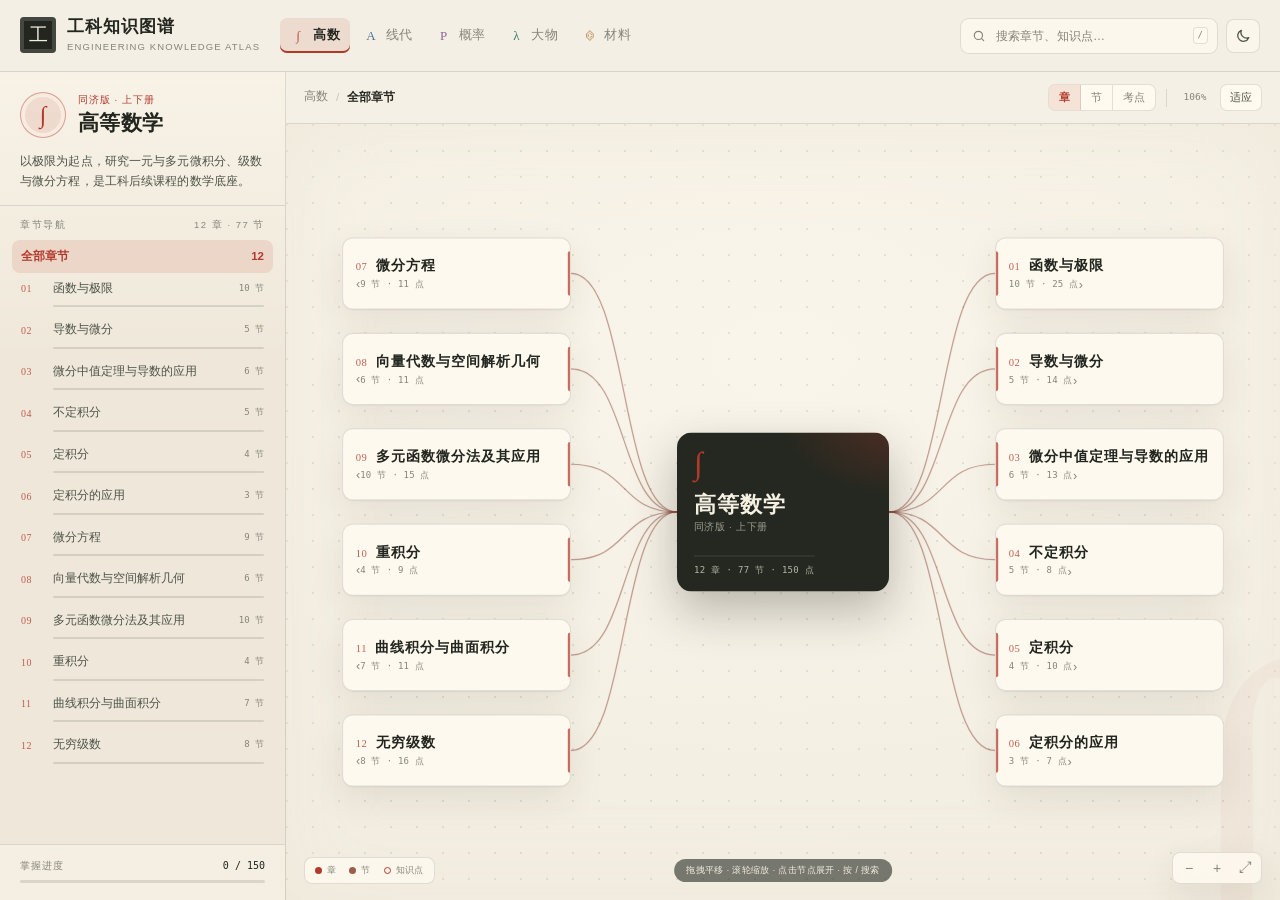
<file: 工科学习/index.html>
<!DOCTYPE html>
<html lang="zh-CN">
<head>
  <meta charset="UTF-8">
  <meta name="viewport" content="width=device-width, initial-scale=1.0, viewport-fit=cover">
  <meta name="theme-color" content="#f3eee2">
  <title>工科知识图谱 · 五门基础课交互思维导图</title>
  <link rel="stylesheet" href="styles.css">
</head>
<body>
  <div id="app">
    <header class="topbar">
      <div class="brand">
        <div class="brand-seal" aria-hidden="true">工</div>
        <div>
          <h1>工科知识图谱</h1>
          <p>ENGINEERING KNOWLEDGE ATLAS</p>
        </div>
      </div>

      <nav class="course-tabs" id="courseTabs" aria-label="课程切换"></nav>

      <div class="top-actions">
        <label class="search" for="searchInput">
          <svg width="14" height="14" viewBox="0 0 24 24" fill="none" stroke="currentColor" stroke-width="2" stroke-linecap="round" aria-hidden="true">
            <circle cx="11" cy="11" r="7"></circle>
            <path d="m20 20-3.2-3.2"></path>
          </svg>
          <input id="searchInput" type="search" placeholder="搜索章节、知识点…" autocomplete="off" spellcheck="false" aria-label="搜索章节与知识点">
          <kbd>/</kbd>
        </label>
        <button class="icon-btn" id="themeBtn" type="button" aria-label="切换深浅主题"></button>
        <button class="icon-btn" id="menuBtn" type="button" aria-label="打开章节导航">
          <svg viewBox="0 0 24 24" fill="none" stroke="currentColor" stroke-width="2" stroke-linecap="round" aria-hidden="true">
            <path d="M4 7h16M4 12h16M4 17h16"></path>
          </svg>
        </button>
      </div>
    </header>

    <div class="layout">
      <aside class="sidebar" id="sidebar" aria-label="课程章节导航">
        <div class="course-head" id="courseHead"></div>
        <div class="side-scroll">
          <div class="side-label">
            <span>章节导航</span>
            <span id="sideCount"></span>
          </div>
          <button class="all-chapters" id="allChapters" type="button">
            <span>全部章节</span>
            <span id="allCount"></span>
          </button>
          <div id="chapterList"></div>
        </div>
        <div class="side-foot">
          <div class="progress-label" id="progressLabel">
            <span>掌握进度</span>
            <b id="progressCount">0 / 0</b>
          </div>
          <div class="progress-bar"><i id="progressBar"></i></div>
        </div>
      </aside>

      <main class="stage">
        <div class="stage-toolbar">
          <div class="crumbs" id="crumbs"></div>
          <div class="tools">
            <div class="seg" id="levelSeg" role="group" aria-label="展开层级">
              <button type="button" data-level="1" class="active">章</button>
              <button type="button" data-level="2">节</button>
              <button type="button" data-level="3">考点</button>
            </div>
            <span class="tool-sep"></span>
            <span class="zoom-label" id="zoomLabel">100%</span>
            <button class="fit-btn" id="fitBtn" type="button" title="适应视图（0）">适应</button>
          </div>
        </div>

        <div class="viewport" id="viewport">
          <div class="watermark" id="watermark" aria-hidden="true">∫</div>

          <div id="world">
            <svg id="links" aria-hidden="true"></svg>
            <div id="nodes"></div>
          </div>

          <div class="search-panel" id="searchPanel" hidden></div>

          <aside class="detail" id="detail" hidden aria-label="节点详情">
          </aside>

          <div class="legend" aria-hidden="true">
            <span><i class="l-ch"></i>章</span>
            <span><i class="l-sec"></i>节</span>
            <span><i class="l-pt"></i>知识点</span>
          </div>

          <div class="zoom-pill" aria-label="视图缩放">
            <button type="button" id="zoomOut" aria-label="缩小">−</button>
            <button type="button" id="zoomIn" aria-label="放大">+</button>
            <button type="button" id="zoomFit" aria-label="适应视图">⤢</button>
          </div>

          <div class="hint" id="hint">拖拽平移 · 滚轮缩放 · 点击节点展开 · 按 / 搜索</div>
        </div>
      </main>
    </div>
  </div>

  <script src="data/01-gaoshu.js"></script>
  <script src="data/02-xiandai.js"></script>
  <script src="data/03-gailv.js"></script>
  <script src="data/04-wuli.js"></script>
  <script src="data/05-cailiao.js"></script>
  <script src="app.js"></script>
</body>
</html>
</file>
<file: 工科学习/styles.css>
:root {
  --topbar-h: 72px;
  --sidebar-w: 286px;
  --serif: "Noto Serif SC", "Source Han Serif SC", "Songti SC", "STZhongsong", "SimSun", serif;
  --sans: "Inter", "Segoe UI", "PingFang SC", "Hiragino Sans GB", "Microsoft YaHei", sans-serif;
  --mono: "Cascadia Code", "JetBrains Mono", "SFMono-Regular", Consolas, monospace;
  --paper: #f3eee2;
  --paper-2: #ebe4d4;
  --surface: #fffaf0;
  --surface-2: #f8f2e6;
  --ink: #22261f;
  --ink-2: #4e5348;
  --muted: #85857a;
  --line: rgba(38, 42, 34, 0.13);
  --line-strong: rgba(38, 42, 34, 0.24);
  --dot: rgba(38, 42, 34, 0.10);
  --shadow: 0 12px 34px rgba(58, 48, 28, 0.09);
  --shadow-deep: 0 24px 70px rgba(40, 32, 18, 0.18);
  --accent: #b23a2b;
  --accent-soft: color-mix(in srgb, var(--accent) 12%, transparent);
  --accent-line: color-mix(in srgb, var(--accent) 38%, transparent);
  --accent-ink: color-mix(in srgb, var(--accent) 72%, #1d1d18);
  --root-bg: #242820;
  --root-ink: #f6f0e2;
  --code-bg: color-mix(in srgb, var(--accent) 9%, var(--surface));
}

[data-theme="dark"] {
  --paper: #141713;
  --paper-2: #191d18;
  --surface: #1f241e;
  --surface-2: #242a23;
  --ink: #eee9dc;
  --ink-2: #c3c1b4;
  --muted: #96988b;
  --line: rgba(240, 235, 220, 0.13);
  --line-strong: rgba(240, 235, 220, 0.24);
  --dot: rgba(240, 235, 220, 0.09);
  --shadow: 0 12px 34px rgba(0, 0, 0, 0.28);
  --shadow-deep: 0 24px 70px rgba(0, 0, 0, 0.52);
  --root-bg: #ede7d8;
  --root-ink: #20241e;
  --accent-ink: color-mix(in srgb, var(--accent) 55%, #f3eee2);
  --code-bg: color-mix(in srgb, var(--accent) 16%, var(--surface));
}

* { box-sizing: border-box; }

html, body {
  height: 100%;
  margin: 0;
}

body {
  background: var(--paper);
  color: var(--ink);
  font-family: var(--sans);
  font-size: 13px;
  line-height: 1.5;
  overflow: hidden;
  -webkit-font-smoothing: antialiased;
}

button, input { font: inherit; color: inherit; }
button { border: 0; background: none; padding: 0; cursor: pointer; }
button:focus-visible, input:focus-visible {
  outline: 2px solid var(--accent);
  outline-offset: 2px;
}

::selection { background: var(--accent-soft); color: var(--ink); }

/* ---------- shell ---------- */

#app {
  height: 100vh;
  height: 100dvh;
  display: grid;
  grid-template-rows: var(--topbar-h) minmax(0, 1fr);
  background:
    radial-gradient(1200px 500px at 80% -10%, var(--accent-soft), transparent 60%),
    var(--paper);
}

.topbar {
  display: flex;
  align-items: center;
  gap: 20px;
  padding: 0 20px;
  border-bottom: 1px solid var(--line);
  background: color-mix(in srgb, var(--paper) 88%, var(--surface));
  position: relative;
  z-index: 60;
}

.brand {
  display: flex;
  align-items: center;
  gap: 11px;
  min-width: 218px;
}

.brand-seal {
  width: 36px;
  height: 36px;
  display: grid;
  place-items: center;
  background: var(--ink);
  color: var(--paper);
  font-family: var(--serif);
  font-size: 19px;
  border-radius: 4px;
  box-shadow: inset 0 0 0 4px color-mix(in srgb, var(--paper) 16%, transparent);
}

.brand h1 {
  margin: 0;
  font-family: var(--serif);
  font-size: 17px;
  font-weight: 700;
  letter-spacing: 0.06em;
  line-height: 1.2;
}

.brand p {
  margin: 3px 0 0;
  font-size: 9.5px;
  color: var(--muted);
  letter-spacing: 0.12em;
}

.course-tabs {
  display: flex;
  align-items: center;
  gap: 3px;
  min-width: 0;
  overflow-x: auto;
  scrollbar-width: none;
}
.course-tabs::-webkit-scrollbar { display: none; }

.tab {
  --accent: #b23a2b;
  display: flex;
  align-items: center;
  gap: 7px;
  padding: 8px 10px;
  border-radius: 7px;
  color: var(--muted);
  white-space: nowrap;
  transition: background 0.18s ease, color 0.18s ease;
}

.tab:hover { color: var(--ink); background: color-mix(in srgb, var(--accent) 7%, transparent); }

.tab-mark {
  font-family: var(--serif);
  font-size: 13px;
  color: var(--accent);
  width: 16px;
  text-align: center;
  opacity: 0.85;
}

.tab-name { font-size: 12.5px; letter-spacing: 0.03em; }

.tab.active {
  color: var(--ink);
  background: color-mix(in srgb, var(--accent) 11%, transparent);
  box-shadow: inset 0 -2px 0 var(--accent);
}

.tab.active .tab-name { font-weight: 600; }

.top-actions {
  margin-left: auto;
  display: flex;
  align-items: center;
  gap: 8px;
}

.search {
  display: flex;
  align-items: center;
  gap: 8px;
  width: 258px;
  height: 36px;
  padding: 0 9px 0 11px;
  border: 1px solid var(--line);
  border-radius: 9px;
  background: color-mix(in srgb, var(--surface) 72%, transparent);
  transition: border-color 0.18s ease, box-shadow 0.18s ease, width 0.2s ease;
}

.search:focus-within {
  width: 300px;
  border-color: var(--accent-line);
  box-shadow: 0 0 0 3px var(--accent-soft);
}

.search svg { flex: 0 0 auto; opacity: 0.55; }

.search input {
  flex: 1;
  min-width: 0;
  border: 0;
  outline: 0;
  background: none;
  font-size: 12px;
  letter-spacing: 0.01em;
}
.search input::placeholder { color: var(--muted); }

.search kbd, kbd {
  font-family: var(--mono);
  font-size: 9px;
  color: var(--muted);
  border: 1px solid var(--line);
  border-radius: 4px;
  padding: 1px 4px;
  background: var(--surface);
}

.icon-btn {
  width: 34px;
  height: 34px;
  display: grid;
  place-items: center;
  border: 1px solid var(--line);
  border-radius: 8px;
  background: color-mix(in srgb, var(--surface) 60%, transparent);
  color: var(--ink-2);
  transition: border-color 0.18s ease, color 0.18s ease, background 0.18s ease;
}
.icon-btn:hover { color: var(--accent); border-color: var(--accent-line); background: var(--accent-soft); }
.icon-btn svg { width: 16px; height: 16px; }
#menuBtn { display: none; }

/* ---------- layout ---------- */

.layout {
  display: grid;
  grid-template-columns: var(--sidebar-w) minmax(0, 1fr);
  min-height: 0;
}

.sidebar {
  display: flex;
  flex-direction: column;
  min-height: 0;
  border-right: 1px solid var(--line);
  background:
    linear-gradient(180deg, color-mix(in srgb, var(--surface) 58%, transparent), transparent 34%),
    color-mix(in srgb, var(--paper-2) 56%, var(--paper));
  position: relative;
  z-index: 30;
}

.course-head {
  padding: 20px 20px 14px;
  border-bottom: 1px solid var(--line);
}

.course-head-top {
  display: flex;
  align-items: flex-start;
  gap: 12px;
}

.course-mark {
  width: 46px;
  height: 46px;
  flex: 0 0 auto;
  display: grid;
  place-items: center;
  border: 1px solid var(--accent-line);
  border-radius: 50%;
  color: var(--accent);
  font-family: var(--serif);
  font-size: 24px;
  background: var(--accent-soft);
  box-shadow: inset 0 0 0 4px color-mix(in srgb, var(--surface) 55%, transparent);
}

.course-edition {
  margin: 1px 0 3px;
  color: var(--accent);
  font-size: 9.5px;
  letter-spacing: 0.1em;
  text-transform: uppercase;
}

.course-head h2 {
  margin: 0;
  font-family: var(--serif);
  font-size: 21px;
  line-height: 1.25;
  letter-spacing: 0.02em;
}

.course-intro {
  margin: 13px 0 0;
  color: var(--ink-2);
  font-size: 11.5px;
  line-height: 1.75;
  letter-spacing: 0.01em;
}

.side-scroll {
  flex: 1;
  min-height: 0;
  overflow-y: auto;
  padding: 12px 12px 16px;
  scrollbar-width: thin;
  scrollbar-color: var(--line-strong) transparent;
}

.side-label {
  display: flex;
  align-items: center;
  justify-content: space-between;
  padding: 0 8px 7px;
  color: var(--muted);
  font-size: 9.5px;
  letter-spacing: 0.16em;
}

.all-chapters {
  width: 100%;
  display: flex;
  align-items: center;
  justify-content: space-between;
  padding: 8px 9px;
  border-radius: 8px;
  color: var(--muted);
  font-size: 11.5px;
  transition: background 0.16s ease, color 0.16s ease;
}
.all-chapters:hover { color: var(--ink); background: var(--accent-soft); }
.all-chapters.active { color: var(--accent); background: var(--accent-soft); font-weight: 600; }

.chapter-btn {
  position: relative;
  width: 100%;
  display: grid;
  grid-template-columns: 25px minmax(0, 1fr) auto;
  align-items: center;
  gap: 7px;
  padding: 8px 9px 7px;
  border-radius: 8px;
  text-align: left;
  color: var(--ink-2);
  transition: background 0.16s ease, color 0.16s ease;
}

.chapter-btn:hover { background: color-mix(in srgb, var(--accent) 6%, transparent); color: var(--ink); }

.chapter-btn.active {
  background: var(--accent-soft);
  color: var(--ink);
  box-shadow: inset 2px 0 0 var(--accent);
}

.ch-no {
  font-family: var(--serif);
  font-size: 11px;
  color: var(--accent);
  opacity: 0.8;
}

.ch-title {
  font-size: 11.5px;
  line-height: 1.35;
  overflow: hidden;
  display: -webkit-box;
  -webkit-line-clamp: 1;
  -webkit-box-orient: vertical;
}

.ch-count { font-size: 9px; color: var(--muted); font-family: var(--mono); }

.ch-bar {
  grid-column: 2 / 4;
  height: 2px;
  margin-top: 2px;
  border-radius: 2px;
  background: var(--line);
  overflow: hidden;
}
.ch-bar i {
  display: block;
  height: 100%;
  width: 0;
  background: var(--accent);
  border-radius: 2px;
  transition: width 0.35s ease;
}

.side-foot {
  flex: 0 0 auto;
  padding: 13px 20px 17px;
  border-top: 1px solid var(--line);
  background: color-mix(in srgb, var(--surface) 34%, transparent);
}

.progress-label {
  display: flex;
  align-items: baseline;
  justify-content: space-between;
  color: var(--muted);
  font-size: 9.5px;
  letter-spacing: 0.1em;
  margin-bottom: 7px;
}
.progress-label b { color: var(--ink); font-family: var(--mono); font-size: 10px; font-weight: 500; letter-spacing: 0; }

.progress-bar { height: 3px; border-radius: 3px; background: var(--line); overflow: hidden; }
.progress-bar i { display: block; height: 100%; width: 0; background: var(--accent); transition: width 0.4s ease; }

/* ---------- stage ---------- */

.stage {
  display: flex;
  flex-direction: column;
  min-width: 0;
  min-height: 0;
}

.stage-toolbar {
  flex: 0 0 52px;
  display: flex;
  align-items: center;
  gap: 14px;
  padding: 0 18px;
  border-bottom: 1px solid var(--line);
  background: color-mix(in srgb, var(--paper) 80%, var(--surface));
  position: relative;
  z-index: 25;
}

.crumbs {
  display: flex;
  align-items: center;
  gap: 8px;
  min-width: 0;
  font-size: 11.5px;
  color: var(--muted);
}
.crumbs b { color: var(--ink); font-weight: 600; }
.crumbs button { color: var(--muted); padding: 2px 0; border-bottom: 1px solid transparent; }
.crumbs button:hover { color: var(--accent); border-color: var(--accent-line); }
.crumbs .slash { opacity: 0.4; }
.crumb-sub { color: var(--muted); white-space: nowrap; }

.tools {
  margin-left: auto;
  display: flex;
  align-items: center;
  gap: 7px;
}

.seg {
  display: flex;
  align-items: center;
  border: 1px solid var(--line);
  border-radius: 7px;
  overflow: hidden;
  background: var(--surface);
}
.seg button {
  padding: 5px 10px;
  font-size: 10.5px;
  color: var(--muted);
  border-right: 1px solid var(--line);
}
.seg button:last-child { border-right: 0; }
.seg button:hover { color: var(--accent); background: var(--accent-soft); }
.seg button.active { color: var(--accent); background: var(--accent-soft); font-weight: 600; }

.tool-sep { width: 1px; height: 18px; background: var(--line); margin: 0 3px; }

.zoom-label {
  min-width: 36px;
  text-align: center;
  font-family: var(--mono);
  font-size: 9.5px;
  color: var(--muted);
}

.fit-btn {
  padding: 5px 9px;
  border: 1px solid var(--line);
  border-radius: 7px;
  font-size: 10.5px;
  color: var(--ink-2);
  background: var(--surface);
}
.fit-btn:hover { color: var(--accent); border-color: var(--accent-line); }

.viewport {
  position: relative;
  flex: 1;
  min-height: 0;
  overflow: hidden;
  touch-action: none;
  cursor: grab;
  background-color: var(--paper);
  background-image:
    radial-gradient(circle at 1.1px 1.1px, var(--dot) 1.1px, transparent 0),
    radial-gradient(1200px 720px at 50% 30%, color-mix(in srgb, var(--surface) 60%, transparent), transparent 70%);
  background-size: 26px 26px, 100% 100%;
}
.viewport.panning { cursor: grabbing; }
.viewport::after {
  content: "";
  position: absolute;
  inset: 0;
  pointer-events: none;
  box-shadow: inset 0 0 80px color-mix(in srgb, var(--paper-2) 55%, transparent);
}

.watermark {
  position: absolute;
  right: -10px;
  bottom: -92px;
  font-family: var(--serif);
  font-size: 380px;
  line-height: 1;
  color: var(--accent);
  opacity: 0.035;
  pointer-events: none;
  user-select: none;
  z-index: 0;
}

#world {
  position: absolute;
  left: 0;
  top: 0;
  transform-origin: 0 0;
  will-change: transform;
  z-index: 2;
}

#links { position: absolute; left: 0; top: 0; overflow: visible; pointer-events: none; }
#nodes { position: absolute; left: 0; top: 0; }

.link {
  fill: none;
  stroke: var(--line-strong);
  stroke-width: 1.15;
  stroke-linecap: round;
  transition: opacity 0.2s ease, stroke 0.2s ease;
}
.link.d1 { stroke: color-mix(in srgb, var(--accent) 30%, var(--line-strong)); }
.link.d2 { stroke: color-mix(in srgb, var(--accent) 24%, var(--line-strong)); }
.link.active { stroke: var(--accent); stroke-width: 1.9; opacity: 0.95; }
.link.hidden { opacity: 0; }

/* ---------- nodes ---------- */

.node {
  position: absolute;
  left: 0;
  top: 0;
  display: flex;
  flex-direction: column;
  justify-content: center;
  text-align: left;
  border: 1px solid var(--line);
  background: var(--surface);
  color: var(--ink);
  border-radius: 10px;
  box-shadow: 0 1px 0 color-mix(in srgb, var(--ink) 4%, transparent), var(--shadow);
  transform-origin: 0 0;
  will-change: transform, opacity;
  user-select: none;
  -webkit-tap-highlight-color: transparent;
}
.node:hover {
  border-color: var(--accent-line);
  box-shadow: 0 1px 0 color-mix(in srgb, var(--ink) 4%, transparent), 0 10px 28px color-mix(in srgb, var(--accent) 13%, transparent);
}
.node:active { box-shadow: 0 1px 0 color-mix(in srgb, var(--ink) 4%, transparent), 0 4px 12px color-mix(in srgb, var(--accent) 10%, transparent); }

.node.root {
  width: 200px;
  height: 150px;
  padding: 15px 16px 13px;
  justify-content: space-between;
  border: 0;
  border-radius: 14px;
  background:
    radial-gradient(180px 110px at 110% -10%, color-mix(in srgb, var(--accent) 34%, transparent), transparent 70%),
    var(--root-bg);
  color: var(--root-ink);
  box-shadow: 0 18px 44px color-mix(in srgb, var(--root-bg) 30%, transparent);
}
.root-mark { font-family: var(--serif); font-size: 30px; line-height: 0.9; color: var(--accent); }
.root-name { font-family: var(--serif); font-size: 21px; font-weight: 700; letter-spacing: 0.03em; line-height: 1.25; }
.root-edition { font-size: 9px; letter-spacing: 0.1em; opacity: 0.58; margin-top: 2px; }
.root-stats {
  margin-top: 7px;
  padding-top: 7px;
  border-top: 1px solid color-mix(in srgb, var(--root-ink) 18%, transparent);
  font-family: var(--mono);
  font-size: 8.5px;
  letter-spacing: 0.03em;
  opacity: 0.7;
}

.node.chapter {
  width: 216px;
  height: 68px;
  padding: 9px 12px 8px;
  gap: 3px;
  background: color-mix(in srgb, var(--surface) 94%, var(--paper));
}
.node.chapter::before {
  content: "";
  position: absolute;
  left: 0;
  top: 12px;
  bottom: 12px;
  width: 2px;
  border-radius: 0 2px 2px 0;
  background: var(--accent);
  opacity: 0.75;
}
.ch-line { display: flex; align-items: baseline; gap: 8px; min-width: 0; }
.ch-no {
  font-family: var(--serif);
  font-size: 10px;
  color: var(--accent);
  letter-spacing: 0.04em;
  flex: 0 0 auto;
}
.ch-name {
  font-family: var(--serif);
  font-size: 13.5px;
  font-weight: 700;
  line-height: 1.3;
  letter-spacing: 0.01em;
  overflow: hidden;
  display: -webkit-box;
  -webkit-line-clamp: 2;
  -webkit-box-orient: vertical;
}
.ch-meta {
  display: flex;
  align-items: center;
  justify-content: space-between;
  color: var(--muted);
  font-size: 8.5px;
  font-family: var(--mono);
  letter-spacing: 0.02em;
}
.ch-meta .chev { font-family: var(--sans); font-size: 13px; line-height: 1; transition: transform 0.25s ease; }
.node.chapter.expanded .chev { transform: rotate(90deg); }
.node.chapter.left-branch:not(.expanded) .chev { transform: rotate(180deg); }
.node.chapter.left-branch { text-align: right; }
.node.chapter.left-branch::before { left: auto; right: 0; border-radius: 2px 0 0 2px; }
.node.chapter.left-branch .ch-line { justify-content: flex-end; }
.node.chapter.left-branch .ch-meta { flex-direction: row-reverse; }

.node.section {
  width: 200px;
  height: 48px;
  padding: 6px 9px 6px 10px;
  display: grid;
  grid-template-columns: auto minmax(0, 1fr) auto auto;
  align-items: center;
  gap: 6px;
  border-radius: 8px;
  background: color-mix(in srgb, var(--surface) 76%, transparent);
  box-shadow: 0 6px 18px color-mix(in srgb, var(--ink) 5%, transparent);
}
.sec-no {
  font-family: var(--mono);
  font-size: 8.5px;
  color: var(--accent);
  opacity: 0.8;
  padding: 2px 4px;
  border-radius: 3px;
  background: var(--accent-soft);
}
.sec-name {
  font-size: 11px;
  line-height: 1.35;
  overflow: hidden;
  display: -webkit-box;
  -webkit-line-clamp: 2;
  -webkit-box-orient: vertical;
}
.sec-count {
  font-family: var(--mono);
  font-size: 8px;
  color: var(--muted);
  padding: 1px 4px;
  border: 1px solid var(--line);
  border-radius: 8px;
}
.node .chev { color: var(--muted); font-size: 12px; line-height: 1; transition: transform 0.25s ease; }
.node.section.expanded .chev { transform: rotate(90deg); }
.node.leaf .chev { display: none; }

.node.point {
  width: 254px;
  height: 44px;
  flex-direction: row;
  align-items: center;
  gap: 8px;
  padding: 5px 10px;
  border-radius: 22px;
  background: color-mix(in srgb, var(--surface) 82%, transparent);
  box-shadow: 0 4px 12px color-mix(in srgb, var(--ink) 4%, transparent);
}
.pt-dot {
  flex: 0 0 auto;
  width: 6px;
  height: 6px;
  border-radius: 50%;
  border: 1px solid var(--accent);
  background: transparent;
}
.pt-name {
  flex: 1;
  min-width: 0;
  font-size: 11px;
  line-height: 1.35;
  overflow: hidden;
  display: -webkit-box;
  -webkit-line-clamp: 2;
  -webkit-box-orient: vertical;
}
.pt-tick {
  flex: 0 0 auto;
  font-size: 9px;
  color: var(--accent);
  opacity: 0;
  transform: scale(0.6);
  transition: opacity 0.18s ease, transform 0.18s ease;
}
.node.point.mastered .pt-tick { opacity: 1; transform: scale(1); }
.node.point.mastered .pt-dot { background: var(--accent); border-color: var(--accent); }
.node.point.mastered .pt-name { color: var(--muted); }

.node.selected { border-color: var(--accent); box-shadow: 0 0 0 2px var(--accent-soft), 0 12px 30px color-mix(in srgb, var(--accent) 18%, transparent); }
.node.point.selected {
  background: var(--accent);
  border-color: var(--accent);
  color: #fff;
}
.node.point.selected .pt-name { color: #fff; font-weight: 600; }
.node.point.selected .pt-dot { border-color: #fff; background: #fff; }
.node.point.selected .pt-tick { color: #fff; }
.node.chapter.selected .ch-name, .node.section.selected .sec-name { color: var(--accent); }

.node.dim { opacity: 0.16; filter: saturate(0.35); pointer-events: none; }
.node.kin { opacity: 0.55; }
.node.match {
  border-color: var(--accent);
  box-shadow: 0 0 0 2px var(--accent-soft), 0 8px 26px color-mix(in srgb, var(--accent) 18%, transparent);
  opacity: 1;
  filter: none;
}
.node.match .pt-name, .node.match .sec-name, .node.match .ch-name { color: var(--accent); font-weight: 700; }

/* ---------- detail ---------- */

.detail {
  position: absolute;
  z-index: 24;
  top: 16px;
  right: 16px;
  width: 376px;
  max-height: calc(100% - 32px);
  overflow-y: auto;
  padding: 20px 20px 18px;
  border: 1px solid var(--line);
  border-radius: 14px;
  background: color-mix(in srgb, var(--surface) 92%, transparent);
  backdrop-filter: blur(16px);
  box-shadow: var(--shadow-deep);
  animation: detailIn 0.28s cubic-bezier(0.2, 0.8, 0.2, 1);
  scrollbar-width: thin;
  scrollbar-color: var(--line-strong) transparent;
}
.detail::before {
  content: "";
  position: absolute;
  left: 20px;
  right: 20px;
  top: 0;
  height: 2px;
  background: var(--accent);
  border-radius: 0 0 2px 2px;
}
.detail[hidden] { display: none; }

@keyframes detailIn {
  from { opacity: 0; transform: translateY(8px) scale(0.99); }
  to { opacity: 1; transform: none; }
}

.detail-head {
  display: flex;
  align-items: center;
  justify-content: space-between;
  gap: 10px;
}
.detail-eyebrow {
  font-family: var(--mono);
  font-size: 8.5px;
  letter-spacing: 0.14em;
  color: var(--accent);
  text-transform: uppercase;
}
.detail-close {
  width: 24px;
  height: 24px;
  display: grid;
  place-items: center;
  border-radius: 50%;
  color: var(--muted);
  font-size: 17px;
  line-height: 1;
}
.detail-close:hover { color: var(--ink); background: var(--accent-soft); }

.detail-title {
  margin: 8px 0 4px;
  font-family: var(--serif);
  font-size: 22px;
  line-height: 1.32;
  letter-spacing: 0.01em;
  font-weight: 700;
}
.detail-path {
  margin: 0;
  color: var(--muted);
  font-size: 9.5px;
  letter-spacing: 0.03em;
}
.detail-quote {
  margin: 11px 0 0;
  padding: 0 0 0 12px;
  border-left: 2px solid var(--accent-line);
  color: var(--ink-2);
  font-size: 12.5px;
  line-height: 1.7;
  letter-spacing: 0.01em;
}
.detail-quote code, .detail-body code {
  font-family: var(--mono);
  font-size: 0.9em;
  padding: 1px 4px;
  border-radius: 3px;
  background: var(--code-bg);
  color: var(--accent-ink);
  overflow-wrap: anywhere;
}

.kp-sections {
  margin-top: 13px;
  display: flex;
  flex-direction: column;
  gap: 13px;
}
.kp-block {
  padding-top: 10px;
  border-top: 1px solid var(--line);
}
.kp-label {
  display: flex;
  align-items: center;
  gap: 8px;
  color: var(--accent);
  font-family: var(--mono);
  font-size: 8.5px;
  font-weight: 600;
  letter-spacing: 0.14em;
}
.kp-label span {
  color: var(--muted);
  font-weight: 400;
  opacity: 0.7;
}
.kp-text {
  margin: 5px 0 0;
  color: var(--ink-2);
  font-size: 12px;
  line-height: 1.72;
}
.kp-text code, .kp-notes code, .kp-symbols code {
  font-family: var(--mono);
  font-size: 0.9em;
  padding: 1px 3px;
  border-radius: 3px;
  background: var(--code-bg);
  color: var(--accent-ink);
}
.kp-formula {
  margin-top: 8px;
  padding: 10px 12px;
  border: 1px solid var(--line);
  border-left: 2px solid var(--accent-line);
  border-radius: 0 6px 6px 0;
  background: var(--code-bg);
  overflow-x: auto;
  scrollbar-width: thin;
}
.formula-line {
  font-family: var(--mono);
  font-size: 10.5px;
  line-height: 1.95;
  color: var(--ink);
  white-space: pre-wrap;
  overflow-wrap: anywhere;
}
.formula-line + .formula-line { margin-top: 2px; }
.kp-symbols {
  display: grid;
  grid-template-columns: max-content minmax(0, 1fr);
  gap: 4px 11px;
  margin: 6px 0 0;
}
.kp-symbols dt {
  align-self: start;
  padding: 1px 5px;
  border: 1px solid var(--line);
  border-radius: 4px;
  background: var(--surface);
  color: var(--accent-ink);
  font-family: var(--mono);
  font-size: 9.5px;
  line-height: 1.6;
  max-width: 150px;
  white-space: normal;
  overflow-wrap: anywhere;
}
.kp-symbols dd {
  margin: 0;
  color: var(--ink-2);
  font-size: 10.5px;
  line-height: 1.7;
}
.kp-notes {
  margin: 8px 0 0;
  padding-left: 15px;
}
.kp-notes li {
  margin: 0 0 4px;
  color: var(--ink-2);
  font-size: 11px;
  line-height: 1.75;
}
.kp-notes li::marker { color: var(--accent); }

.detail-stats {
  display: grid;
  grid-template-columns: repeat(3, 1fr);
  gap: 1px;
  margin: 11px 0 0;
  border: 1px solid var(--line);
  border-radius: 8px;
  overflow: hidden;
  background: var(--line);
}
.detail-stats div { background: var(--surface); padding: 6px 9px; }
.detail-stats b {
  display: block;
  font-family: var(--serif);
  font-size: 16px;
  font-weight: 700;
  color: var(--accent);
  line-height: 1.2;
}
.detail-stats span { font-size: 8.5px; color: var(--muted); letter-spacing: 0.08em; }

.detail-list { margin-top: 15px; display: flex; flex-direction: column; gap: 1px; }
.detail-list-label {
  display: flex;
  align-items: center;
  justify-content: space-between;
  margin: 0 0 7px;
  color: var(--muted);
  font-size: 8.5px;
  letter-spacing: 0.12em;
}
.detail-item {
  display: flex;
  align-items: baseline;
  gap: 8px;
  width: 100%;
  padding: 7px 6px;
  border-radius: 6px;
  text-align: left;
  color: var(--ink-2);
  font-size: 11px;
  line-height: 1.5;
}
.detail-item:hover { background: var(--accent-soft); color: var(--ink); }
.detail-item .di-no { font-family: var(--mono); font-size: 8.5px; color: var(--accent); opacity: 0.8; flex: 0 0 auto; }
.detail-item .di-name { flex: 1; }
.detail-item .di-count { font-family: var(--mono); font-size: 8px; color: var(--muted); }
.detail-item.is-mastered .di-name { color: var(--muted); }

.detail-actions {
  display: flex;
  align-items: center;
  gap: 7px;
  margin-top: 15px;
  padding-top: 14px;
  border-top: 1px solid var(--line);
}

.master-btn, .ghost-btn {
  display: inline-flex;
  align-items: center;
  justify-content: center;
  gap: 7px;
  padding: 8px 11px;
  border-radius: 7px;
  font-size: 10.5px;
  letter-spacing: 0.02em;
  transition: background 0.18s ease, color 0.18s ease, border-color 0.18s ease;
}
.master-btn {
  flex: 1;
  border: 1px solid var(--accent-line);
  color: var(--accent);
  background: var(--accent-soft);
}
.master-btn:hover { background: color-mix(in srgb, var(--accent) 18%, transparent); }
.master-btn.on { background: var(--accent); color: #fff; border-color: var(--accent); }
.master-btn kbd { color: currentColor; border-color: currentColor; opacity: 0.45; background: transparent; }
.ghost-btn { border: 1px solid var(--line); color: var(--muted); }
.ghost-btn:hover { color: var(--accent); border-color: var(--accent-line); }

.detail-nav {
  display: flex;
  gap: 6px;
  margin-top: 10px;
}
.detail-nav button {
  flex: 1;
  padding: 6px 8px;
  border: 1px solid var(--line);
  border-radius: 6px;
  color: var(--muted);
  font-size: 9.5px;
}
.detail-nav button:hover { color: var(--accent); border-color: var(--accent-line); }

.detail-hint {
  margin-top: 15px;
  padding: 10px 11px;
  border: 1px dashed var(--line-strong);
  border-radius: 7px;
  color: var(--muted);
  font-size: 9.5px;
  line-height: 1.7;
}

/* ---------- search results ---------- */

.search-panel {
  position: absolute;
  z-index: 26;
  top: 12px;
  left: 16px;
  width: 344px;
  max-width: calc(100% - 32px);
  max-height: 64%;
  overflow-y: auto;
  border: 1px solid var(--line);
  border-radius: 12px;
  background: color-mix(in srgb, var(--surface) 96%, transparent);
  backdrop-filter: blur(16px);
  box-shadow: var(--shadow-deep);
  padding: 10px;
  animation: detailIn 0.22s ease;
  scrollbar-width: thin;
}
.search-panel[hidden] { display: none; }
.search-summary {
  display: flex;
  justify-content: space-between;
  padding: 3px 6px 8px;
  color: var(--muted);
  font-size: 9px;
  letter-spacing: 0.08em;
  border-bottom: 1px solid var(--line);
  margin-bottom: 4px;
}
.search-result {
  display: block;
  width: 100%;
  text-align: left;
  padding: 8px 7px;
  border-radius: 7px;
  border-left: 2px solid transparent;
}
.search-result:hover { background: var(--accent-soft); border-left-color: var(--accent); }
.sr-title { display: flex; align-items: baseline; gap: 7px; font-size: 11.5px; }
.sr-type {
  font-family: var(--mono);
  font-size: 7.5px;
  color: var(--accent);
  border: 1px solid var(--accent-line);
  border-radius: 3px;
  padding: 0 3px;
  flex: 0 0 auto;
}
.sr-path { margin-top: 3px; color: var(--muted); font-size: 8.5px; letter-spacing: 0.02em; }
.search-empty { padding: 18px 10px; text-align: center; color: var(--muted); font-size: 11px; line-height: 1.8; }

/* ---------- overlays ---------- */

.legend {
  position: absolute;
  left: 18px;
  bottom: 16px;
  z-index: 10;
  display: flex;
  align-items: center;
  gap: 13px;
  padding: 6px 10px;
  border: 1px solid var(--line);
  border-radius: 8px;
  background: color-mix(in srgb, var(--surface) 76%, transparent);
  backdrop-filter: blur(8px);
  color: var(--muted);
  font-size: 8.5px;
  letter-spacing: 0.04em;
}
.legend span { display: inline-flex; align-items: center; gap: 5px; }
.legend i { width: 7px; height: 7px; border-radius: 50%; display: inline-block; }
.legend .l-ch { background: var(--accent); }
.legend .l-sec { background: color-mix(in srgb, var(--accent) 55%, var(--muted)); }
.legend .l-pt { border: 1px solid var(--accent); }

.zoom-pill {
  position: absolute;
  right: 18px;
  bottom: 16px;
  z-index: 10;
  display: flex;
  align-items: center;
  gap: 2px;
  padding: 3px;
  border: 1px solid var(--line);
  border-radius: 8px;
  background: color-mix(in srgb, var(--surface) 80%, transparent);
  backdrop-filter: blur(8px);
  box-shadow: var(--shadow);
}
.zoom-pill button {
  width: 26px;
  height: 24px;
  display: grid;
  place-items: center;
  border-radius: 5px;
  color: var(--muted);
  font-size: 14px;
}
.zoom-pill button:hover { color: var(--accent); background: var(--accent-soft); }

.hint {
  position: absolute;
  left: 50%;
  bottom: 18px;
  transform: translateX(-50%);
  z-index: 9;
  padding: 5px 12px;
  border-radius: 20px;
  background: color-mix(in srgb, var(--ink) 82%, transparent);
  color: var(--paper);
  font-size: 8.5px;
  letter-spacing: 0.05em;
  opacity: 0.72;
  pointer-events: none;
  transition: opacity 0.6s ease;
}
.hint.gone { opacity: 0; }

/* ---------- responsive ---------- */

@media (max-width: 1180px) {
  :root { --sidebar-w: 252px; }
  .brand { min-width: 176px; }
  .brand p { display: none; }
  .search { width: 208px; }
  .search:focus-within { width: 236px; }
  .tab { padding: 7px 8px; }
}

@media (max-width: 980px) {
  :root { --sidebar-w: 0px; --topbar-h: 64px; }
  .brand { min-width: 0; }
  .brand h1 { font-size: 15px; }
  .brand-seal { width: 31px; height: 31px; font-size: 16px; }
  .course-tabs { flex: 1; }
  .tab-name { display: none; }
  .tab { padding: 8px 9px; }
  .tab-mark { font-size: 15px; }
  .search { width: 36px; padding: 0 9px; }
  .search:focus-within { width: min(250px, 42vw); }
  .search input { display: none; }
  .search:focus-within input { display: block; }
  .search kbd { display: none; }
  #menuBtn { display: grid; }
  .layout { grid-template-columns: minmax(0, 1fr); }
  .sidebar {
    position: fixed;
    top: var(--topbar-h);
    bottom: 0;
    left: 0;
    width: 286px;
    transform: translateX(-102%);
    transition: transform 0.28s cubic-bezier(0.2, 0.8, 0.2, 1);
    box-shadow: var(--shadow-deep);
  }
  body.sidebar-open .sidebar { transform: none; }
  .stage-toolbar { padding: 0 12px; gap: 8px; }
  .crumb-sub { display: none; }
  .seg button { padding: 5px 7px; }
  .detail { left: 12px; right: 12px; bottom: 12px; top: auto; width: auto; max-height: 62%; }
  .detail::before { left: 16px; right: 16px; }
  .legend { display: none; }
  .watermark { font-size: 280px; bottom: -60px; }
  .hint { display: none; }
}

@media (max-width: 640px) {
  .top-actions { gap: 5px; }
  .brand h1 { display: none; }
  .stage-toolbar { flex-wrap: nowrap; }
  .crumbs { font-size: 10.5px; overflow: hidden; white-space: nowrap; }
  .tools { gap: 4px; }
  .tool-sep, .zoom-label, .fit-btn { display: none; }
  .seg button { font-size: 10px; }
  .zoom-pill { right: 12px; bottom: 12px; }
  .search:focus-within { width: 48vw; }
}

@media (prefers-reduced-motion: reduce) {
  *, *::before, *::after { animation-duration: 0.001ms !important; transition-duration: 0.001ms !important; }
}
</file>
